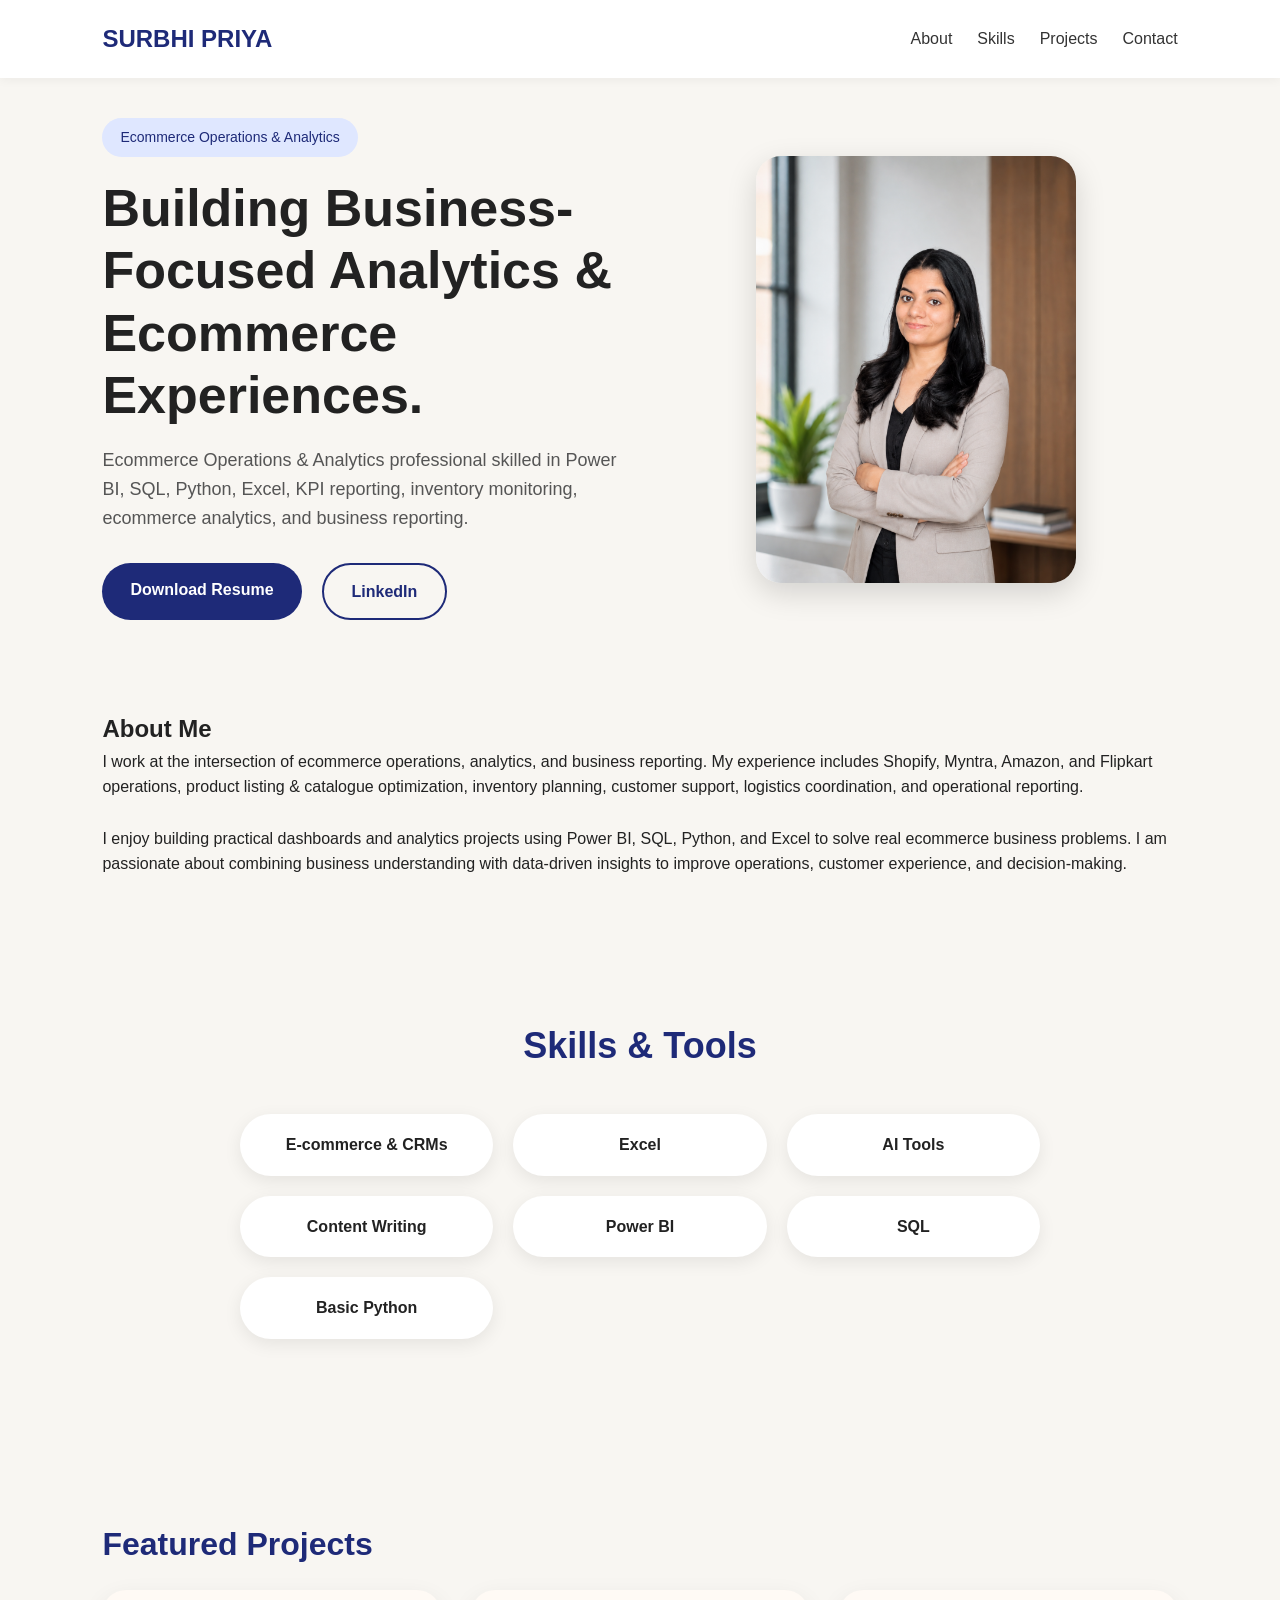
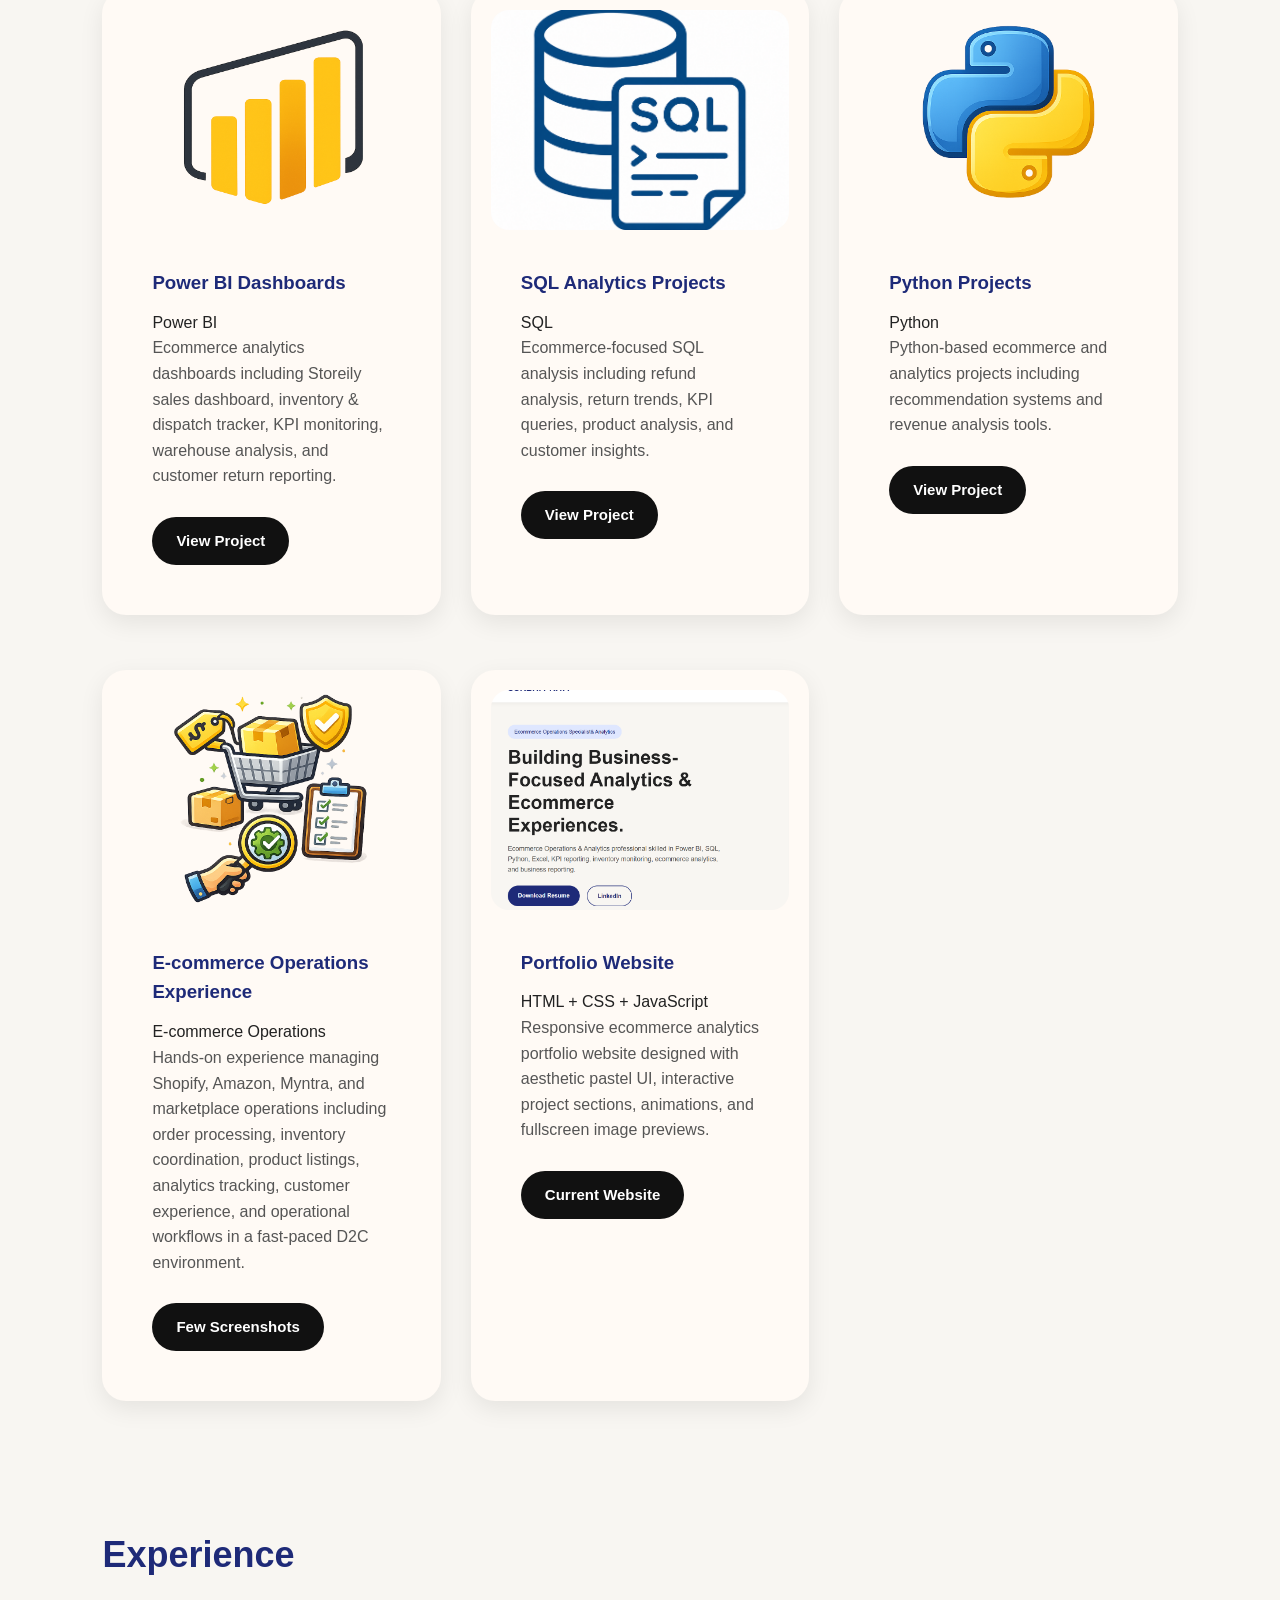
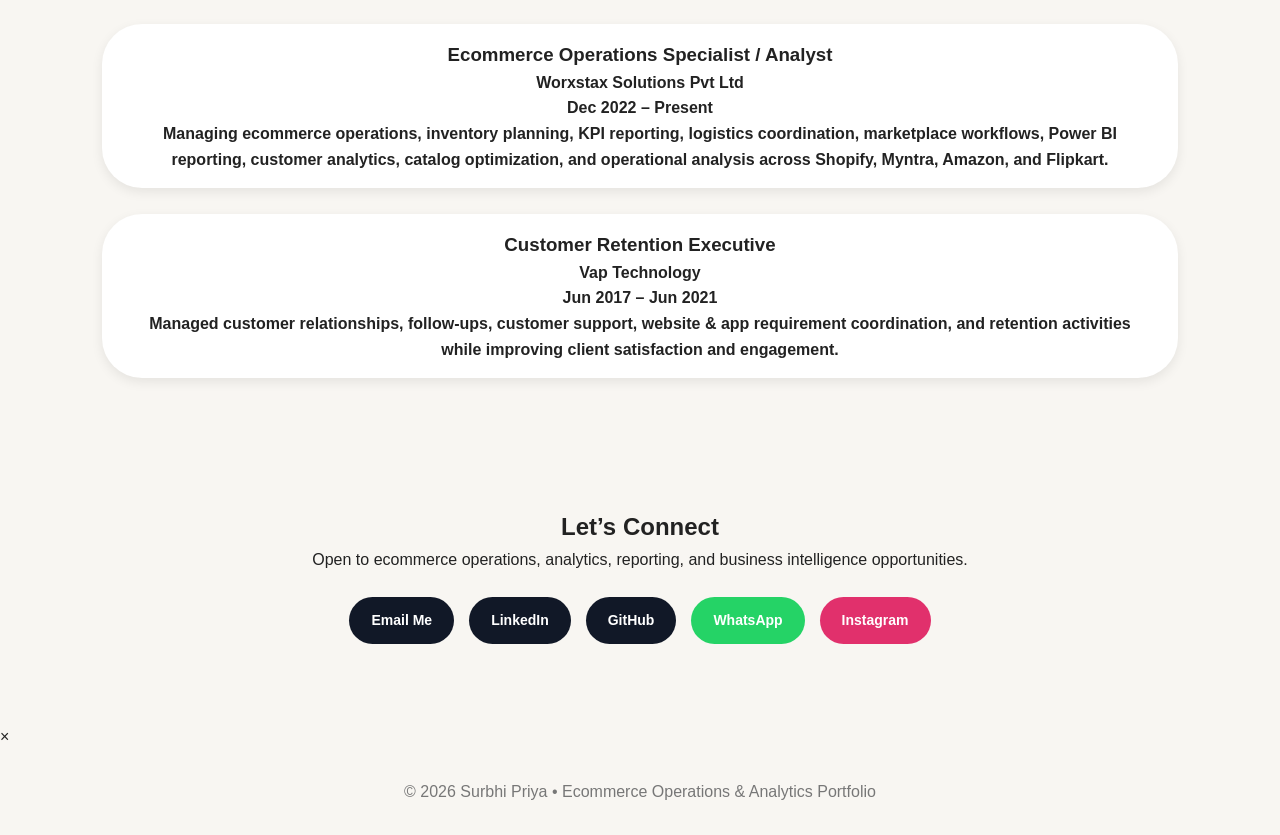
<file: index.html>
<!DOCTYPE html>
<html lang="en">
<head>
  <meta charset="UTF-8" />
  <meta name="viewport" content="width=device-width, initial-scale=1.0" />
  <title>Surbhi Priya | Portfolio</title>
  <link rel="stylesheet" type="text/css" href="style.css" />
</head>
<body>

  <!-- NAVBAR -->
  <nav>
    <div class="logo">SURBHI PRIYA</div>

    <ul>
      <li><a href="#about">About</a></li>
      <li><a href="#skills">Skills</a></li>
      <li><a href="#projects">Projects</a></li>
      <li><a href="#contact">Contact</a></li>
    </ul>
  </nav>

  <!-- HERO -->
  <section class="hero">

    <div class="hero-text">
      <p class="tag">Ecommerce Operations & Analytics</p>

      <h1>
        Building Business-Focused Analytics & Ecommerce Experiences.
      </h1>

      <p class="hero-description">
        Ecommerce Operations & Analytics professional skilled in Power BI,
        SQL, Python, Excel, KPI reporting, inventory monitoring,
        ecommerce analytics, and business reporting.
      </p>

      <div class="buttons">
    <a href="my_resume.pdf" class="btn primary" target="_blank">
        Download Resume
    </a>

    <a href="https://www.linkedin.com/in/surbhi-priya9" class="btn secondary" target="_blank">
        LinkedIn
    </a>
</div>
    </div>

    <div class="hero-image">

      <!-- ADD YOUR IMAGE LINK -->
      <img src="MYPICA.png" alt="Profile Image">

    </div>

  </section>


  <!-- ABOUT -->
  <section id="about" class="section-box">

    <h2>About Me</h2>

    <p>
      I work at the intersection of ecommerce operations, analytics, and business reporting.
       My experience includes Shopify, Myntra, Amazon, and Flipkart operations, 
       product listing & catalogue optimization, inventory planning, customer 
       support, logistics coordination, and operational reporting.
      <br><br>
      I enjoy building practical dashboards and analytics projects using Power BI,
       SQL, Python, and Excel to solve real ecommerce business problems.
        I am passionate about combining business understanding with data-driven insights 
      to improve operations, customer experience, and decision-making.
    </p>

  </section>


  <!-- SKILLS -->
  <section id="skills" class="skills-section">


    <section id="skills-popup-section">

    <h2 class="section-title">Skills & Tools</h2>

    <div class="skills-popup-grid">
        <div class="popup-skill-card" onclick="openSkill('crm')">
            E-commerce & CRMs
        </div>
        <div class="popup-skill-card" onclick="openSkill('excel')">
            Excel
        </div>
        <div class="popup-skill-card" onclick="openSkill('ai')">
            AI Tools
        </div>
        <div class="popup-skill-card" onclick="openSkill('content writing')">
            Content Writing
        </div>

        <div class="popup-skill-card" onclick="openSkill('powerbi')">
            Power BI
        </div>

        

        <div class="popup-skill-card" onclick="openSkill('sql')">
            SQL
        </div>

        <div class="popup-skill-card" onclick="openSkill('python')">
            Basic Python
        </div>

        

        
        
      

    </div>

</section>


<!-- SKILL MODAL -->

<div id="skillModal" class="skill-modal">

    <div class="skill-modal-content">

        <span class="close-skill" onclick="closeSkill()">
            &times;
        </span>

        <div id="skillContent"></div>

    </div>

</div>


  </section>


  <!-- PROJECTS -->
  <section id="projects" class="projects-section">

    <h2>Featured Projects</h2>

    <div class="projects-grid">


      <!-- POWER BI CARD -->
      <div class="project-card">

        <img
          src="mainpowerbi.png"
          alt="Power BI"
          onclick="openModal(this.src)"
        >

        <div class="project-content">

          <h3>Power BI Dashboards</h3>

          <span>Power BI</span>

          <p>
            Ecommerce analytics dashboards including Storeily sales dashboard,
            inventory & dispatch tracker, KPI monitoring, warehouse analysis,
            and customer return reporting.
          </p>

          <div class="project-buttons">

            <a href="powerbi.html" class="project-btn">
              View Project
            </a>

          </div>

        </div>

      </div>


      <!-- SQL CARD -->
      <div class="project-card">

        <img
          src="mainsql.png"
          alt="SQL"
          onclick="openModal(this.src)"
        >

        <div class="project-content">

          <h3>SQL Analytics Projects</h3>

          <span>SQL</span>

          <p>
            Ecommerce-focused SQL analysis including refund analysis,
            return trends, KPI queries, product analysis,
            and customer insights.
          </p>

          <div class="project-buttons">

            <a href="sql.html" class="project-btn">
              View Project
            </a>

          </div>

        </div>

      </div>


      <!-- PYTHON CARD -->
      <div class="project-card">

        <img
          src="mainpython.png"
          alt="Python"
          onclick="openModal(this.src)"
        >

        <div class="project-content">

          <h3>Python Projects</h3>

          <span>Python</span>

          <p>
            Python-based ecommerce and analytics projects including
            recommendation systems and revenue analysis tools.
          </p>

          <div class="project-buttons">

            <a href="python.html" class="project-btn">
              View Project
            </a>

          </div>

        </div>

      </div>


      <!-- Ecommerce Operations Experience -->
       <div class="project-card">

        <img
          src="ecommerce.png"
          alt="E-commerce Operations"
          onclick="openModal(this.src)"
        >

        <div class="project-content">

          <h3>E-commerce Operations Experience</h3>

          <span>E-commerce Operations</span>

          <p>
            Hands-on experience managing Shopify, Amazon, Myntra, and marketplace operations 
            including order processing, inventory coordination, product listings, analytics tracking, customer 
            experience, and operational workflows in a fast-paced D2C environment.
          </p>

          <div class="project-buttons">

            <a href="ecommerceexperience.html" class="project-btn">
              Few Screenshots
            </a>

          </div>

        </div>

      </div>


      <!-- PORTFOLIO CARD -->
      <div class="project-card">

        <img
          src="mainportfolio.png"
          alt="Portfolio"
          onclick="openModal(this.src)"
        >

        <div class="project-content">

          <h3>Portfolio Website</h3>

          <span>HTML + CSS + JavaScript</span>

          <p>
            Responsive ecommerce analytics portfolio website designed with
            aesthetic pastel UI, interactive project sections,
            animations, and fullscreen image previews.
          </p>

          <div class="project-buttons">

            <a href="#" class="project-btn">
              Current Website
            </a>

          </div>

        </div>

      </div>


    </div>

 </section>


  <!-- EXPERIENCE -->
  <section id="experience">
    <h2 class="section-title">Experience</h2>

    <div class="skill-card">
        <h3>Ecommerce Operations Specialist / Analyst</h3>
        <p><strong>Worxstax Solutions Pvt Ltd</strong></p>
        <p>Dec 2022 – Present</p>

        <p>
            Managing ecommerce operations, inventory planning, KPI reporting,
            logistics coordination, marketplace workflows, Power BI reporting,
            customer analytics, catalog optimization, and operational analysis
            across Shopify, Myntra, Amazon, and Flipkart.
        </p>
    </div>

    <br>

    <div class="skill-card">
        <h3>Customer Retention Executive</h3>
        <p><strong>Vap Technology</strong></p>
        <p>Jun 2017 – Jun 2021</p>

        <p>
            Managed customer relationships, follow-ups, customer support,
            website & app requirement coordination, and retention activities
            while improving client satisfaction and engagement.
        </p>
    </div>
</section>


  <!-- CONTACT -->
 <section id="contact" class="contact">

    <h2>Let’s Connect</h2>

    <p>
        Open to ecommerce operations, analytics, reporting, and business intelligence opportunities.
    </p>

    <div class="contact-buttons">

        <a href="https://mail.google.com/mail/?view=cm&fs=1&to=surbhi7priya@gmail.com"
target="_blank"
class="contact-btn">
Email Me
</a>

        <a href="https://www.linkedin.com/in/surbhi-priya9" target="_blank" class="contact-btn">
            LinkedIn
        </a>

        <a href="https://github.com/Surbhi-Priya762" target="_blank" class="contact-btn">
            GitHub
        </a>

        <a href="https://wa.me/918420089573" target="_blank" class="contact-btn whatsapp-btn">
            WhatsApp
        </a>
        <a href="https://www.instagram.com/surbhie.priya?igsh=MW9icHJ2YXY2d2x6eA%3D%3D&utm_source=qr" target="_blank" class="contact-btn instagram-btn">
            Instagram
        </a>

    </div>

</section>


  <!-- IMAGE MODAL -->
  <div id="imageModal" class="modal">

    <span class="close" onclick="closeModal()">&times;</span>

    <img class="modal-content" id="modalImage">

  </div>


  <!-- FOOTER -->
  <footer>
    © 2026 Surbhi Priya • Ecommerce Operations & Analytics Portfolio
  </footer>


 
  <!-- SKILLS POPUP SECTION -->


 <script src="script.js"></script>

</body>
</html>
</file>
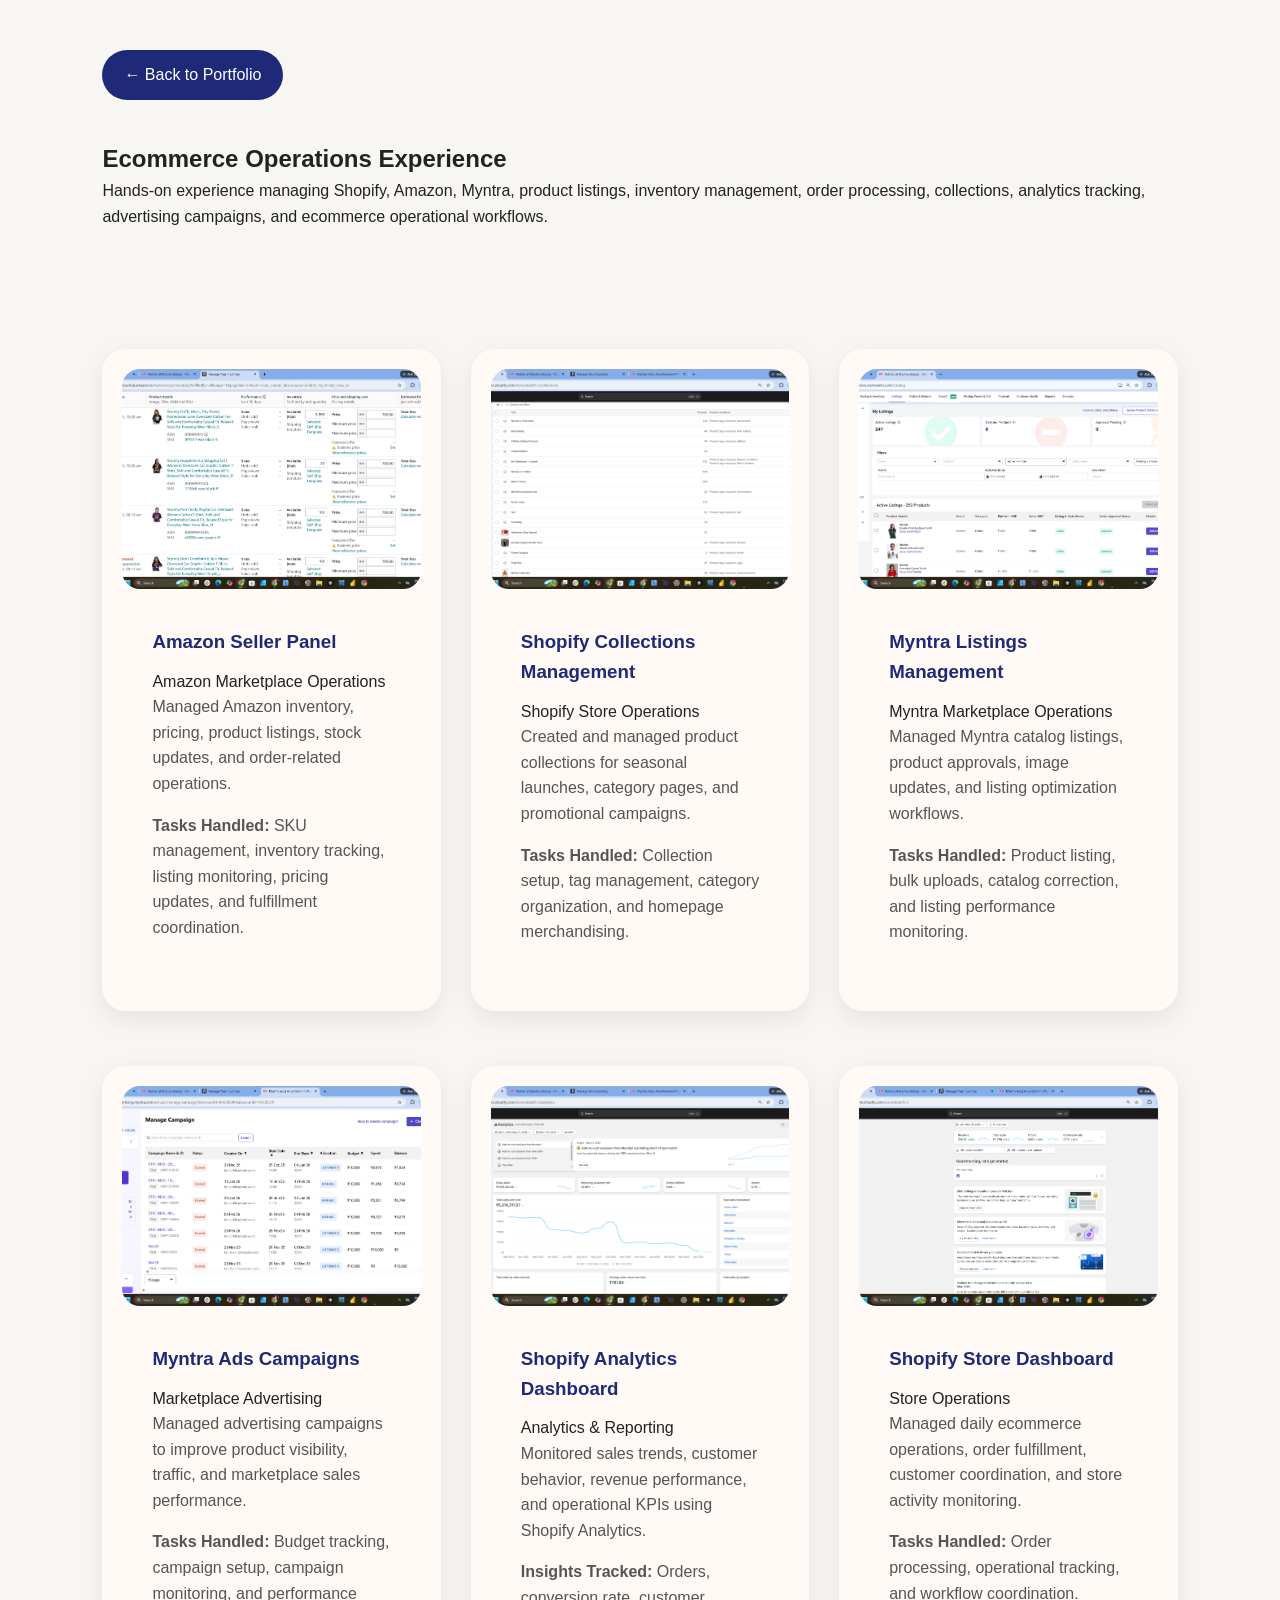
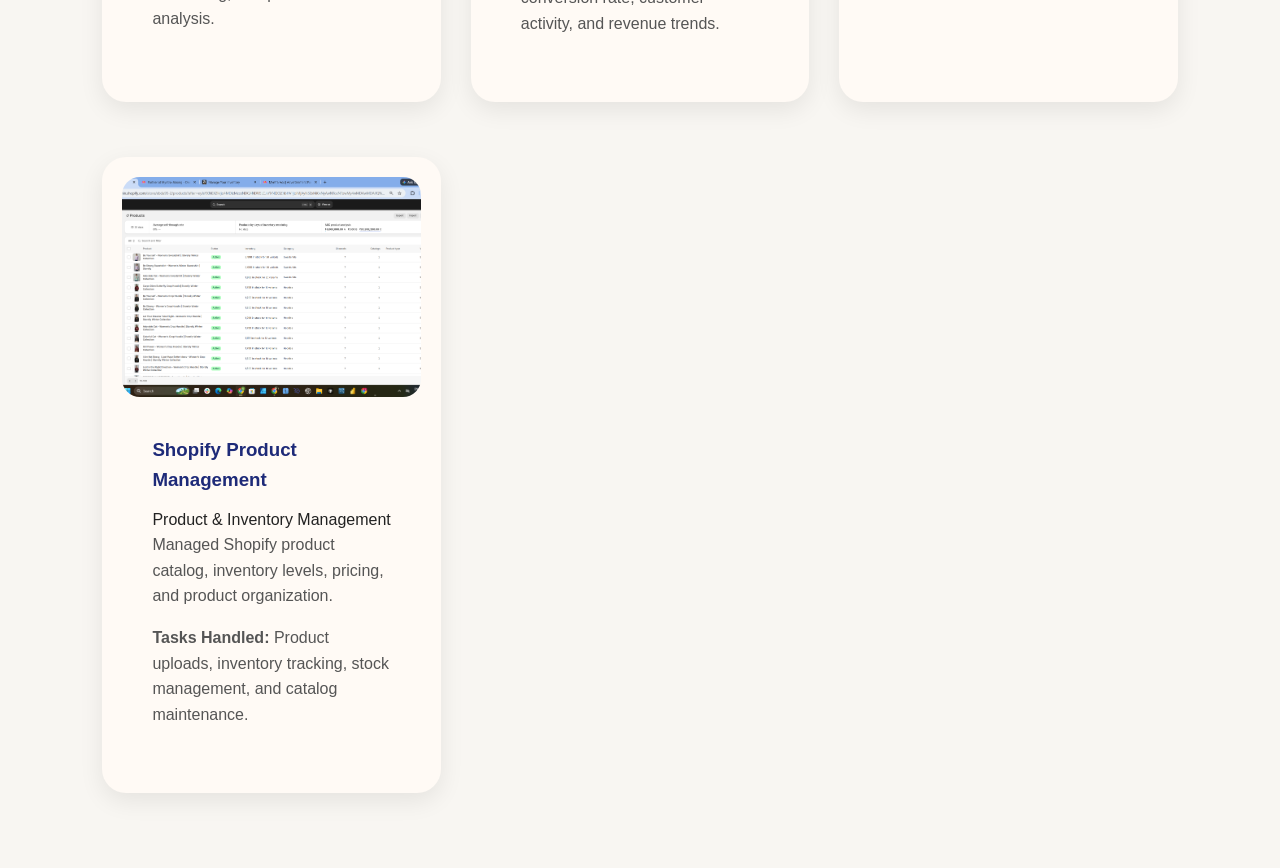
<file: ecommerceexperience.html>
<!DOCTYPE html>
<html lang="en">
<head>
  <meta charset="UTF-8">
  <meta name="viewport" content="width=device-width, initial-scale=1.0">
  <title>Ecommerce Operations Experience | Surbhi Priya</title>

  <link rel="stylesheet" href="style.css">
</head>

<body>

  <section class="section-box">

    <a href="index.html" class="back-btn">
      ← Back to Portfolio
    </a>

    <h1>Ecommerce Operations Experience</h1>

    <p>
      Hands-on experience managing Shopify, Amazon, Myntra,
      product listings, inventory management, order processing,
      collections, analytics tracking, advertising campaigns,
      and ecommerce operational workflows.
    </p>

  </section>


  <section class="projects-section">

    <div class="projects-grid">


      <!-- AMAZON SELLER PANEL -->
      <div class="project-card">

        <img src="Amazonsellerpanel.png" onclick="openModal(this.src)">

        <div class="project-content">

          <h3>Amazon Seller Panel</h3>

          <span>Amazon Marketplace Operations</span>

          <p>
            Managed Amazon inventory, pricing,
            product listings, stock updates,
            and order-related operations.
          </p>

          <p>
            <strong>Tasks Handled:</strong>
            SKU management, inventory tracking,
            listing monitoring, pricing updates,
            and fulfillment coordination.
          </p>

        </div>

      </div>


      <!-- SHOPIFY COLLECTIONS -->
      <div class="project-card">

        <img src="collectionPage storeily.png" onclick="openModal(this.src)">

        <div class="project-content">

          <h3>Shopify Collections Management</h3>

          <span>Shopify Store Operations</span>

          <p>
            Created and managed product collections
            for seasonal launches, category pages,
            and promotional campaigns.
          </p>

          <p>
            <strong>Tasks Handled:</strong>
            Collection setup, tag management,
            category organization,
            and homepage merchandising.
          </p>

        </div>

      </div>


      <!-- MYNTRA LISTINGS -->
      <div class="project-card">

        <img src="Myntra listing.png" onclick="openModal(this.src)">

        <div class="project-content">

          <h3>Myntra Listings Management</h3>

          <span>Myntra Marketplace Operations</span>

          <p>
            Managed Myntra catalog listings,
            product approvals, image updates,
            and listing optimization workflows.
          </p>

          <p>
            <strong>Tasks Handled:</strong>
            Product listing, bulk uploads,
            catalog correction,
            and listing performance monitoring.
          </p>

        </div>

      </div>


      <!-- MYNTRA ADS -->
      <div class="project-card">

        <img src="MyntraAds.png" onclick="openModal(this.src)">

        <div class="project-content">

          <h3>Myntra Ads Campaigns</h3>

          <span>Marketplace Advertising</span>

          <p>
            Managed advertising campaigns
            to improve product visibility,
            traffic, and marketplace sales performance.
          </p>

          <p>
            <strong>Tasks Handled:</strong>
            Budget tracking, campaign setup,
            campaign monitoring,
            and performance analysis.
          </p>

        </div>

      </div>


      <!-- SHOPIFY ANALYTICS -->
      <div class="project-card">

        <img src="Storeily Analytics.png" onclick="openModal(this.src)">

        <div class="project-content">

          <h3>Shopify Analytics Dashboard</h3>

          <span>Analytics & Reporting</span>

          <p>
            Monitored sales trends,
            customer behavior,
            revenue performance,
            and operational KPIs using Shopify Analytics.
          </p>

          <p>
            <strong>Insights Tracked:</strong>
            Orders, conversion rate,
            customer activity,
            and revenue trends.
          </p>

        </div>

      </div>


      <!-- SHOPIFY HOME -->
      <div class="project-card">

        <img src="storeily home.png" onclick="openModal(this.src)">

        <div class="project-content">

          <h3>Shopify Store Dashboard</h3>

          <span>Store Operations</span>

          <p>
            Managed daily ecommerce operations,
            order fulfillment,
            customer coordination,
            and store activity monitoring.
          </p>

          <p>
            <strong>Tasks Handled:</strong>
            Order processing,
            operational tracking,
            and workflow coordination.
          </p>

        </div>

      </div>


      <!-- SHOPIFY PRODUCTS -->
      <div class="project-card">

        <img src="storeily products.png" onclick="openModal(this.src)">

        <div class="project-content">

          <h3>Shopify Product Management</h3>

          <span>Product & Inventory Management</span>

          <p>
            Managed Shopify product catalog,
            inventory levels,
            pricing,
            and product organization.
          </p>

          <p>
            <strong>Tasks Handled:</strong>
            Product uploads,
            inventory tracking,
            stock management,
            and catalog maintenance.
          </p>

        </div>

      </div>


    </div>

  </section>



  <script>

function openModal(src){

    const popup = document.createElement("div");

    popup.style.position = "fixed";
    popup.style.top = "0";
    popup.style.left = "0";
    popup.style.width = "100%";
    popup.style.height = "100%";
    popup.style.background = "rgba(0,0,0,0.9)";
    popup.style.display = "flex";
    popup.style.justifyContent = "center";
    popup.style.alignItems = "center";
    popup.style.zIndex = "9999";

    popup.innerHTML = `
        <img src="${src}" 
        style="
            max-width:95%;
            max-height:95%;
            border-radius:20px;
        ">
    `;

    popup.onclick = function(){
        popup.remove();
    }

    document.body.appendChild(popup);
}

  </script>

</body>
</html>
</file>
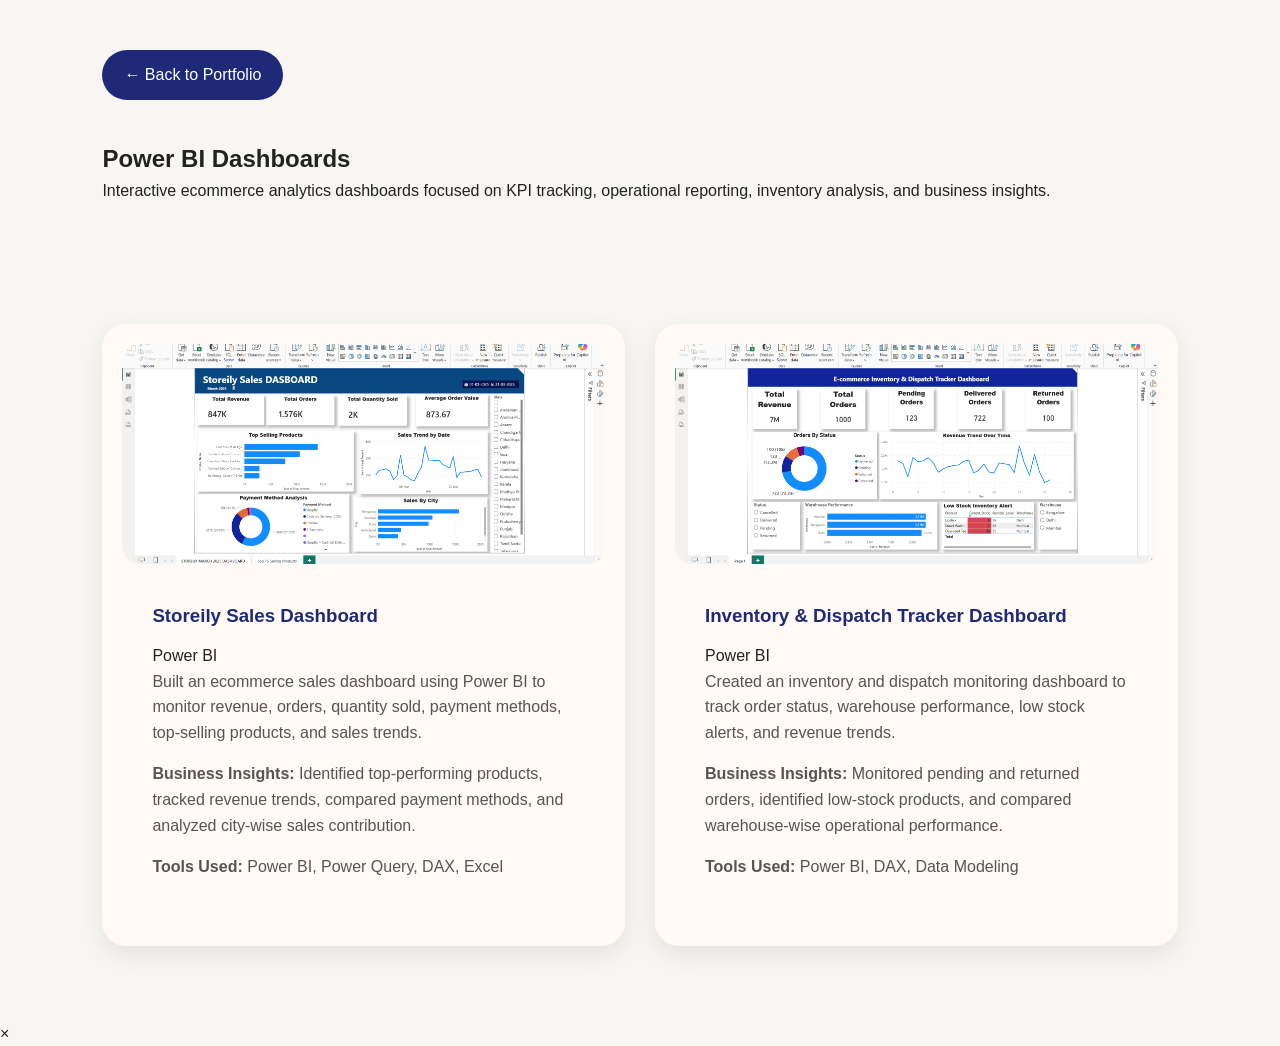
<file: powerbi.html>
<!DOCTYPE html>
<html lang="en">
<head>
  <meta charset="UTF-8">
  <meta name="viewport" content="width=device-width, initial-scale=1.0">
  <title>Power BI Projects | Surbhi Priya</title>
  <link rel="stylesheet" href="style.css">
</head>
<body>

  <section class="section-box">

    <a href="index.html" class="back-btn">
    ← Back to Portfolio
</a>

    <h1>Power BI Dashboards</h1>

    <p>
      Interactive ecommerce analytics dashboards focused on KPI tracking,
      operational reporting, inventory analysis, and business insights.
    </p>

  </section>


  <section class="projects-section">

    <div class="projects-grid">


      <!-- STOREILY DASHBOARD -->
      <div class="project-card">

        <img src="StoreilyDashboard.png" onclick="openModal(this.src)">

        <div class="project-content">

          <h3>Storeily Sales Dashboard</h3>

          <span>Power BI</span>

          <p>
            Built an ecommerce sales dashboard using Power BI
            to monitor revenue, orders, quantity sold,
            payment methods, top-selling products,
            and sales trends.
          </p>

          <p>
            <strong>Business Insights:</strong>
            Identified top-performing products,
            tracked revenue trends,
            compared payment methods,
            and analyzed city-wise sales contribution.
          </p>

          <p>
            <strong>Tools Used:</strong>
            Power BI, Power Query, DAX, Excel
          </p>

        </div>

      </div>


      <!-- INVENTORY DASHBOARD -->
      <div class="project-card">

        <img src="Inventory Dashboard.png" onclick="openModal(this.src)">

        <div class="project-content">

          <h3>Inventory & Dispatch Tracker Dashboard</h3>

          <span>Power BI</span>

          <p>
            Created an inventory and dispatch monitoring dashboard
            to track order status, warehouse performance,
            low stock alerts, and revenue trends.
          </p>

          <p>
            <strong>Business Insights:</strong>
            Monitored pending and returned orders,
            identified low-stock products,
            and compared warehouse-wise operational performance.
          </p>

          <p>
            <strong>Tools Used:</strong>
            Power BI, DAX, Data Modeling
          </p>

        </div>

      </div>


    </div>

  </section>


  <!-- IMAGE MODAL -->
  <div id="imageModal" class="modal">

    <span class="close" onclick="closeModal()">&times;</span>

    <img class="modal-content" id="modalImage">

  </div>
  <script>
function openModal(src){

    const popup = document.createElement("div");

    popup.style.position = "fixed";
    popup.style.top = "0";
    popup.style.left = "0";
    popup.style.width = "100%";
    popup.style.height = "100%";
    popup.style.background = "rgba(0,0,0,0.9)";
    popup.style.display = "flex";
    popup.style.justifyContent = "center";
    popup.style.alignItems = "center";
    popup.style.zIndex = "9999";

    popup.innerHTML = `
        <img src="${src}" 
        style="
            max-width:95%;
            max-height:95%;
            border-radius:20px;
        ">
    `;

    popup.onclick = function(){
        popup.remove();
    }

    document.body.appendChild(popup);
}
</script>

</body>

  <script src="script.js"></script>

</body>
</html>
</file>
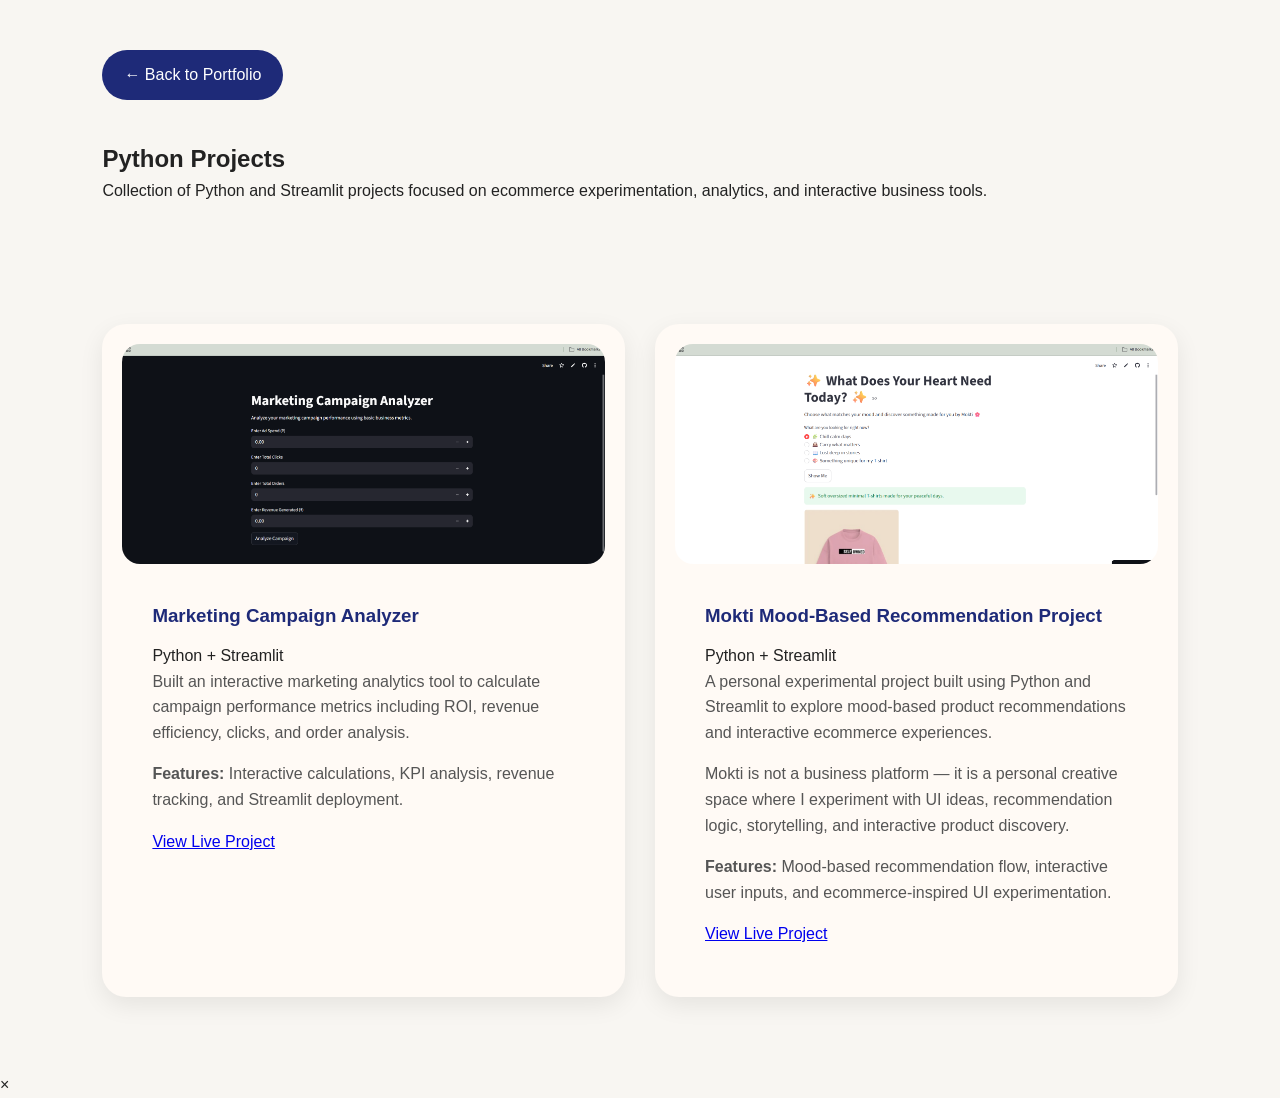
<file: python.html>
<!DOCTYPE html>
<html lang="en">
<head>
  <meta charset="UTF-8">
  <meta name="viewport" content="width=device-width, initial-scale=1.0">
  <title>Python Projects | Surbhi Priya</title>
  <link rel="stylesheet" href="style.css">
</head>
<body>

  <section class="section-box">
    

    <a href="index.html" class="back-btn">
    ← Back to Portfolio
</a>

    <h1>Python Projects</h1>

    <p>
      Collection of Python and Streamlit projects focused on
      ecommerce experimentation, analytics,
      and interactive business tools.
    </p>

  </section>


  <section class="projects-section">

    <div class="projects-grid">


      <!-- PROJECT 1 -->
      <div class="project-card">

        <img src="marketing_campaign_analyzer_python.png"
        onclick="openModal(this.src)">

        <div class="project-content">

          <h3>Marketing Campaign Analyzer</h3>

          <span>Python + Streamlit</span>

          <p>
            Built an interactive marketing analytics tool
            to calculate campaign performance metrics
            including ROI, revenue efficiency,
            clicks, and order analysis.
          </p>

          <p>
            <strong>Features:</strong>
            Interactive calculations,
            KPI analysis,
            revenue tracking,
            and Streamlit deployment.
          </p>

          <a href="https://marketing-campaign-analyzer-gfvjnbfufbuhzu725mkken.streamlit.app/"
          target="_blank"
          class="btn-dark">
            View Live Project
          </a>

        </div>

      </div>


      <!-- PROJECT 2 -->
      <div class="project-card">

        <img src="2ndpythonproject.png"
        onclick="openModal(this.src)">

        <div class="project-content">

          <h3>Mokti Mood-Based Recommendation Project</h3>

          <span>Python + Streamlit</span>

          <p>
            A personal experimental project built using Python
            and Streamlit to explore mood-based product
            recommendations and interactive ecommerce experiences.
          </p>

          <p>
            Mokti is not a business platform —
            it is a personal creative space where I experiment
            with UI ideas, recommendation logic,
            storytelling, and interactive product discovery.
          </p>

          <p>
            <strong>Features:</strong>
            Mood-based recommendation flow,
            interactive user inputs,
            and ecommerce-inspired UI experimentation.
          </p>

          <a href="https://mokti-quiz-gwessfnmqc8ir62rzfw3xc.streamlit.app/"
          target="_blank"
          class="btn-dark">
            View Live Project
          </a>

        </div>

      </div>


    </div>

  </section>


  <!-- IMAGE MODAL -->
  <div id="imageModal" class="modal">

    <span class="close" onclick="closeModal()">&times;</span>

    <img class="modal-content" id="modalImage">

  </div>

  <script>
function openModal(src){

    const popup = document.createElement("div");

    popup.style.position = "fixed";
    popup.style.top = "0";
    popup.style.left = "0";
    popup.style.width = "100%";
    popup.style.height = "100%";
    popup.style.background = "rgba(0,0,0,0.9)";
    popup.style.display = "flex";
    popup.style.justifyContent = "center";
    popup.style.alignItems = "center";
    popup.style.zIndex = "9999";

    popup.innerHTML = `
        <img src="${src}" 
        style="
            max-width:95%;
            max-height:95%;
            border-radius:20px;
        ">
    `;

    popup.onclick = function(){
        popup.remove();
    }

    document.body.appendChild(popup);
}
</script>

</body>

  <script src="script.js"></script>

</body>
</html>
</file>
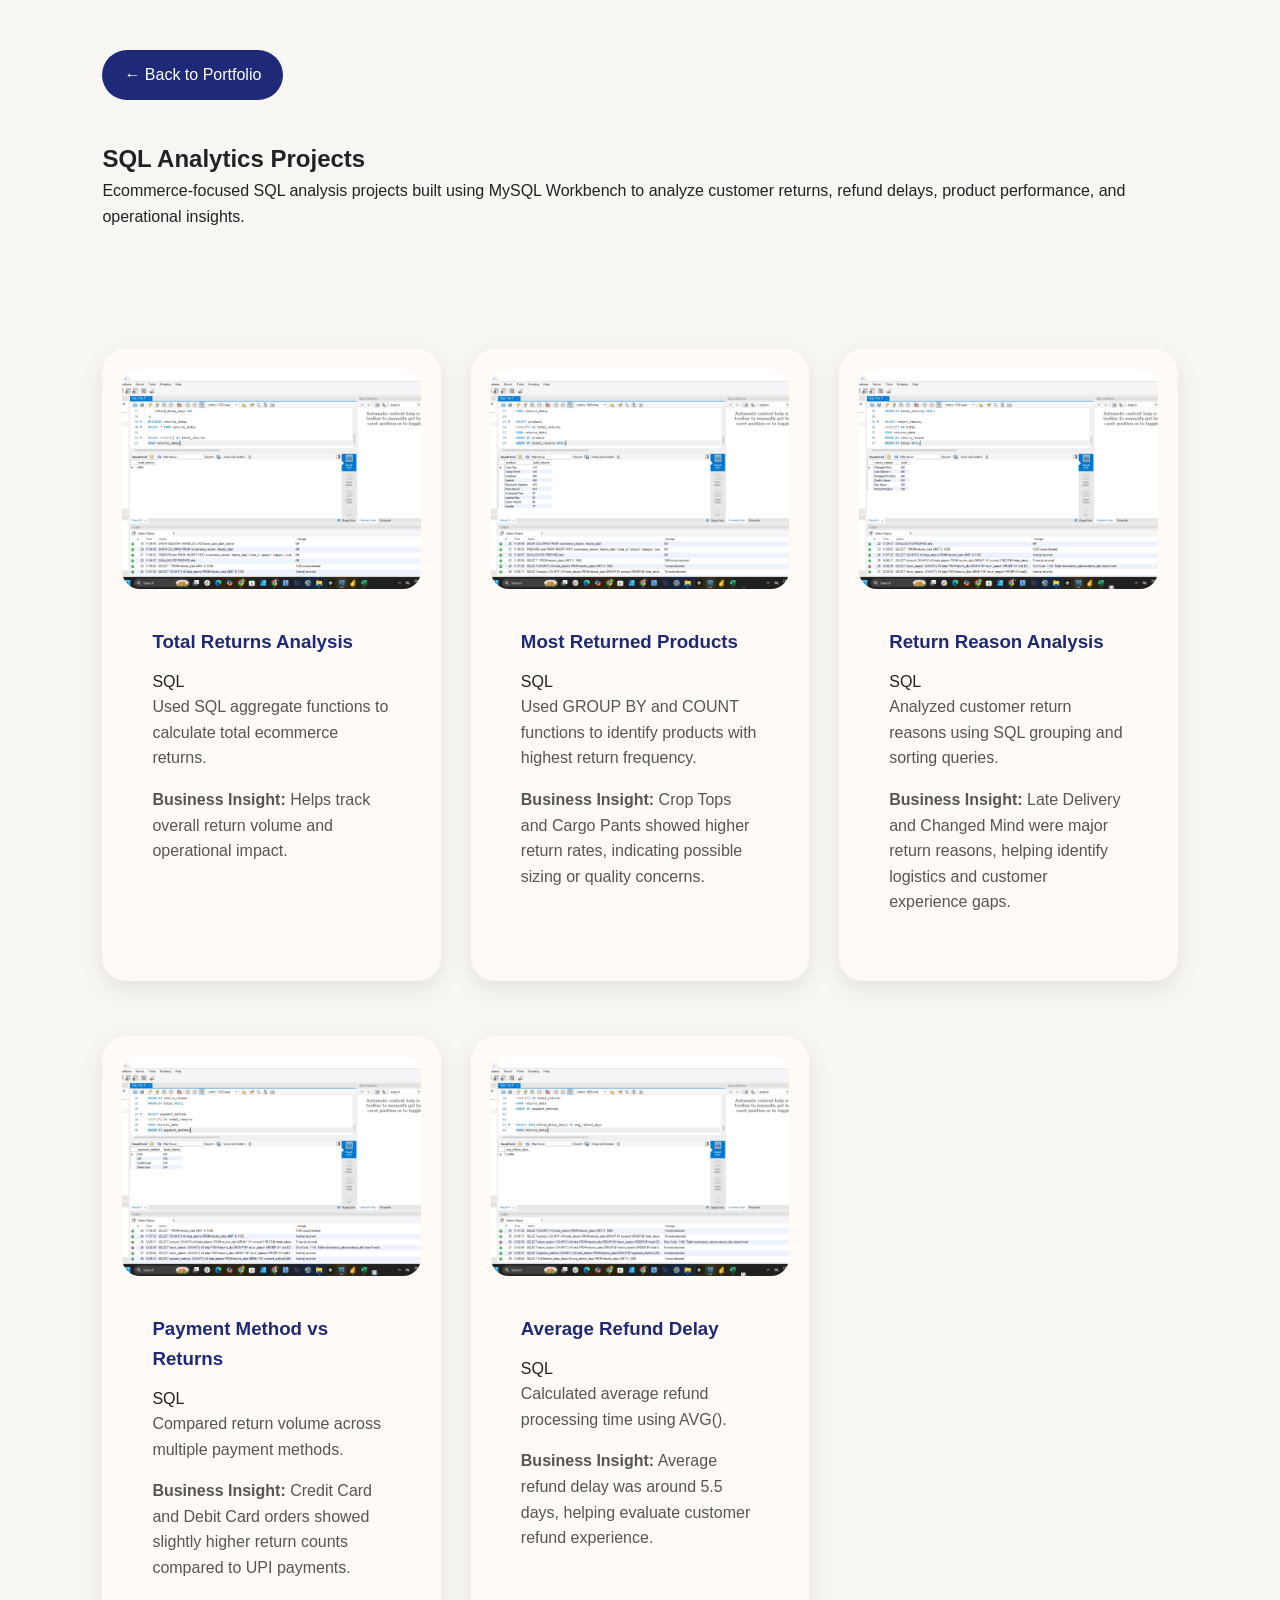
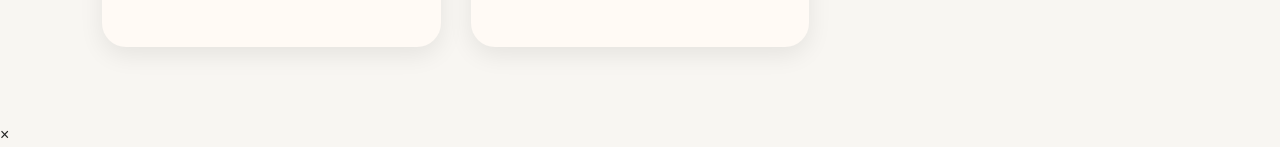
<file: sql.html>
<!DOCTYPE html>
<html lang="en">
<head>
  <meta charset="UTF-8">
  <meta name="viewport" content="width=device-width, initial-scale=1.0">
  <title>SQL Projects | Surbhi Priya</title>
  <link rel="stylesheet" href="style.css">
</head>
<body>

  <section class="section-box">

    <a href="index.html" class="back-btn">
    ← Back to Portfolio
</a>

    <h1>SQL Analytics Projects</h1>

    <p>
      Ecommerce-focused SQL analysis projects built using MySQL Workbench
      to analyze customer returns, refund delays, product performance,
      and operational insights.
    </p>

  </section>


  <section class="projects-section">

    <div class="projects-grid">


      <!-- PROJECT 1 -->
      <div class="project-card">

        <img src="Total_returns.png" onclick="openModal(this.src)">

        <div class="project-content">

          <h3>Total Returns Analysis</h3>

          <span>SQL</span>

          <p>
            Used SQL aggregate functions to calculate total ecommerce returns.
          </p>

          <p>
            <strong>Business Insight:</strong>
            Helps track overall return volume and operational impact.
          </p>

        </div>

      </div>


      <!-- PROJECT 2 -->
      <div class="project-card">

        <img src="most returned product.png" onclick="openModal(this.src)">

        <div class="project-content">

          <h3>Most Returned Products</h3>

          <span>SQL</span>

          <p>
            Used GROUP BY and COUNT functions to identify products
            with highest return frequency.
          </p>

          <p>
            <strong>Business Insight:</strong>
            Crop Tops and Cargo Pants showed higher return rates,
            indicating possible sizing or quality concerns.
          </p>

        </div>

      </div>


      <!-- PROJECT 3 -->
      <div class="project-card">

        <img src="Return reason analysis.png" onclick="openModal(this.src)">

        <div class="project-content">

          <h3>Return Reason Analysis</h3>

          <span>SQL</span>

          <p>
            Analyzed customer return reasons using SQL grouping
            and sorting queries.
          </p>

          <p>
            <strong>Business Insight:</strong>
            Late Delivery and Changed Mind were major return reasons,
            helping identify logistics and customer experience gaps.
          </p>

        </div>

      </div>


      <!-- PROJECT 4 -->
      <div class="project-card">

        <img src="Payment method VS Return.png" onclick="openModal(this.src)">

        <div class="project-content">

          <h3>Payment Method vs Returns</h3>

          <span>SQL</span>

          <p>
            Compared return volume across multiple payment methods.
          </p>

          <p>
            <strong>Business Insight:</strong>
            Credit Card and Debit Card orders showed slightly higher
            return counts compared to UPI payments.
          </p>

        </div>

      </div>


      <!-- PROJECT 5 -->
      <div class="project-card">

        <img src="Average_Refund_Delay.png" onclick="openModal(this.src)">

        <div class="project-content">

          <h3>Average Refund Delay</h3>

          <span>SQL</span>

          <p>
            Calculated average refund processing time using AVG().
          </p>

          <p>
            <strong>Business Insight:</strong>
            Average refund delay was around 5.5 days,
            helping evaluate customer refund experience.
          </p>

        </div>

      </div>


    </div>

  </section>


  <!-- IMAGE MODAL -->
  <div id="imageModal" class="modal">

    <span class="close" onclick="closeModal()">&times;</span>

    <img class="modal-content" id="modalImage">

  </div>
  <script>
function openModal(src){

    const popup = document.createElement("div");

    popup.style.position = "fixed";
    popup.style.top = "0";
    popup.style.left = "0";
    popup.style.width = "100%";
    popup.style.height = "100%";
    popup.style.background = "rgba(0,0,0,0.9)";
    popup.style.display = "flex";
    popup.style.justifyContent = "center";
    popup.style.alignItems = "center";
    popup.style.zIndex = "9999";

    popup.innerHTML = `
        <img src="${src}" 
        style="
            max-width:95%;
            max-height:95%;
            border-radius:20px;
        ">
    `;

    popup.onclick = function(){
        popup.remove();
    }

    document.body.appendChild(popup);
}
</script>

</body>

  <script src="script.js"></script>

</body>
</html>
</file>
<file: style.css>
*{
    margin:0;
    padding:0;
    box-sizing:border-box;
    font-family:Arial, sans-serif;
}

body{
    background:#f8f6f2;
    color:#222;
    line-height:1.6;
}

/* NAVBAR */

nav{
    display:flex;
    justify-content:space-between;
    align-items:center;
    padding:20px 8%;
    background:white;
    position:sticky;
    top:0;
    z-index:1000;
    box-shadow:0 2px 10px rgba(0,0,0,0.05);
}

.logo{
    font-size:24px;
    font-weight:bold;
    color:#1e2a78;
}

nav ul{
    display:flex;
    list-style:none;
    gap:25px;
}

nav ul li a{
    text-decoration:none;
    color:#333;
    font-weight:500;
    transition:0.3s;
}

nav ul li a:hover{
    color:#1e2a78;
}

/* HERO SECTION */

.hero{
    min-height:auto;
    display:flex;
    align-items:center;
    justify-content:center;
    padding:40px 8%;
    gap:30px;
    flex-wrap:wrap;
}

.hero-text{
    flex:1;
    min-width:300px;
}

.tag{
    display:inline-block;
    background:#dfe7ff;
    color:#1e2a78;
    padding:8px 18px;
    border-radius:30px;
    margin-bottom:20px;
    font-size:14px;
}

.hero h1{
    font-size:52px;
    line-height:1.2;
    margin-bottom:20px;
}

.hero-description{
    font-size:18px;
    color:#555;
    margin-bottom:30px;
    max-width:600px;
}

.buttons{
    display:flex;
    gap:20px;
    flex-wrap:wrap;
}

.btn{
    padding:14px 28px;
    border-radius:30px;
    text-decoration:none;
    font-weight:bold;
    transition:0.3s;
}

.primary{
    background:#1e2a78;
    color:white;
}

.primary:hover{
    background:#111a52;
}

.secondary{
    border:2px solid #1e2a78;
    color:#1e2a78;
}

.secondary:hover{
    background:#1e2a78;
    color:white;
}

/* HERO IMAGE */

.hero-image{
    flex:1;
    display:flex;
    justify-content:center;
}

.hero-image img{
    width:320px;
    border-radius:25px;
    object-fit:cover;
    box-shadow:0 10px 30px rgba(0,0,0,0.15);
}

/* SECTION */

section{
    padding:50px 8%;    
}

.section-title{
    font-size:36px;
    margin-bottom:40px;
    color:#1e2a78;
}

/* SKILLS */

.skills-grid{
    display:flex;
    flex-wrap:wrap;
    gap:18px;
    margin-top:30px;
}

.skill-card{
    padding:16px 32px;
    background:white;
    border-radius:40px;
    font-weight:600;
    box-shadow:0 4px 12px rgba(0,0,0,0.08);
    cursor:pointer;
    transition:0.3s ease;
    min-width:170px;
    text-align:center;
}

.skill-card:hover{
    transform:translateY(-4px);
    background:#1e2a78;
    color:white;
}

/* PROJECTS */

section#projects h2{
    font-size:32px;
    margin-bottom:20px;
    color:#1e2a78;
}

.projects-grid{
    display:grid;
    grid-template-columns: repeat(auto-fit, minmax(320px, 1fr));
    gap:30px;
    margin-top:20px;
}

.project-card{
    background:#fffaf5;
    border-radius:24px;
    overflow:hidden;
    padding:20px;
    box-shadow:0 8px 25px rgba(0,0,0,0.08);
    transition:0.3s ease;
}

.project-card:hover{
    transform:translateY(-8px);
}

.project-card img{
    width:100%;
    height:220px;
    object-fit:cover;
    border-radius:18px;
    cursor:pointer;
    transition:0.3s ease;
}

.project-card img:hover{
    transform:scale(1.02);
}

.project-content{
    padding:20px;
}

.project-content h3{
    margin-bottom:12px;
    color:#1e2a78;
}

.project-content p{
    color:#555;
    margin-bottom:16px;
}

.project-btn,
.hero-buttons a{
    display:inline-block;
    margin-top:12px;
    padding:12px 24px;
    background:#111;
    color:white;
    text-decoration:none;
    border-radius:50px;
    font-size:15px;
    font-weight:600;
    transition:0.3s ease;
}

.project-btn:hover,
.hero-buttons a:hover{
    background:#e8cfc3;
    color:#111;
}

/* CONTACT */

.contact{
    text-align:center;
}

.contact p{
    margin-bottom:20px;
}

.contact-links{
    display:flex;
    justify-content:center;
    gap:20px;
    flex-wrap:wrap;
}

.contact-links a{
    text-decoration:none;
    background:white;
    padding:14px 24px;
    border-radius:30px;
    color:#1e2a78;
    font-weight:bold;
    box-shadow:0 5px 20px rgba(0,0,0,0.08);
    transition:0.3s;
}

.contact-links a:hover{
    background:#1e2a78;
    color:white;
}

/* FOOTER */

footer{
    text-align:center;
    padding:30px;
    color:#777;
}

/* RESPONSIVE */

@media(max-width:768px){

    .hero h1{
        font-size:38px;
    }

    nav{
        flex-direction:column;
        gap:15px;
    }

    nav ul{
        flex-wrap:wrap;
        justify-content:center;
    }

    .hero{
        text-align:center;
    }

    .buttons{
        justify-content:center;
    }
}

.popup{
    position:fixed;
    top:0;
    left:0;
    width:100%;
    height:100%;
    background:rgba(0,0,0,0.85);
    display:flex;
    justify-content:center;
    align-items:center;
    z-index:9999;
}

.popup img{
    width:80%;
    max-width:1000px;
    border-radius:20px;
}

.close-btn{
    position:absolute;
    top:30px;
    right:40px;
    font-size:40px;
    color:white;
    cursor:pointer;
}

.back-btn{
    display:inline-block;
    margin-bottom:40px;
    text-decoration:none;
    background:#1e2a78;
    color:white;
    padding:12px 22px;
    border-radius:30px;
    transition:0.3s;
}

.back-btn:hover{
    background:#111a52;
}

section{
    padding:50px 8%;
}
.project-content{
    padding:30px;
}

.contact-buttons{
    display:flex;
    justify-content:center;
    gap:15px;
    flex-wrap:wrap;
    margin-top:25px;
}

.contact-btn{
    text-decoration:none;
    background:#111827;
    color:white;
    padding:12px 22px;
    border-radius:30px;
    font-size:14px;
    font-weight:600;
    transition:0.3s ease;
}

.contact-btn:hover{
    background:#2563eb;
    transform:translateY(-2px);
}

.whatsapp-btn{
    background:#25D366;
}

.whatsapp-btn:hover{
    background:#1ea952;
}
.instagram-btn{
    background:#E1306C;
}

.instagram-btn:hover{
    background:#d11c5a;
}

.contact{
    text-align:center;
    padding:80px 20px;
}

.project-card{
    margin-bottom:25px;
}

@media(max-width:768px){

    .hero{
        padding-top:40px;
        padding-bottom:40px;
    }

    .about,
    .skills,
    .projects,
    .experience,
    .contact{
        padding-top:40px;
        padding-bottom:40px;
    }

    .project-grid{
        gap:20px;
    }

}

@media(max-width:768px){

    nav{
        padding:20px;
    }

    nav ul{
        gap:20px;
    }

}

@media(max-width:768px){

    .page-title{
        font-size:42px;
        line-height:1.2;
    }

}

/* =========================
   SKILLS POPUP SECTION
========================= */

.skills-popup-grid{
    display:grid;
    grid-template-columns:repeat(3, 1fr);
    gap: 20px;
    margin-top:40px;
    max-width: 800px;
    margin: auto;
    justify-content: center;
}

.popup-skill-card{
    background:white;
    padding:18px 30px;
    border-radius:50px;
    cursor:pointer;
    font-weight:600;
    box-shadow:0 5px 18px rgba(0,0,0,0.08);
    transition:0.3s;
    min-width: 180px;
}

.popup-skill-card:hover{
    background:#111827;
    color:white;
    transform:translateY(-5px);
}

#skills-popup-section{
    margin-top: -40px;
    text-align: center;
}


/* MODAL */

.skill-modal{
    display:none;
    position:fixed;
    z-index:9999;
    left:0;
    top:0;
    width:100%;
    height:100%;
    background:rgba(0,0,0,0.7);
}

.skill-modal-content{
    background:#fffaf5;
    width:90%;
    max-width:700px;
    margin:80px auto;
    padding:40px;
    border-radius:30px;
    position:relative;
}

.close-skill{
    position:absolute;
    top:20px;
    right:25px;
    font-size:35px;
    cursor:pointer;
}

.skill-modal-content h2{
    margin-bottom:20px;
}

.skill-modal-content ul{
    padding-left:20px;
}

.skill-modal-content li{
    margin-bottom:12px;
    line-height:1.7;
}

.skills-section{
    max-width:1200px;
    margin:80px auto;
    padding:0 40px;
}

.about-section{
    max-width:1200px;
    margin:80px auto;
    padding:0 40px;
}

@media (max-width:768px){

    .skills-popup-grid{
        grid-template-columns:repeat(2, 1fr);
        gap:15px;
        max-width:100%;
        padding:0 10px;
    }

    .popup-skill-card{
        font-size:14px;
        padding:16px 10px;
        min-width:unset;
    }

    #skills-popup-section h2{
        font-size:48px;
        margin-bottom:30px;
    }

}
</file>
